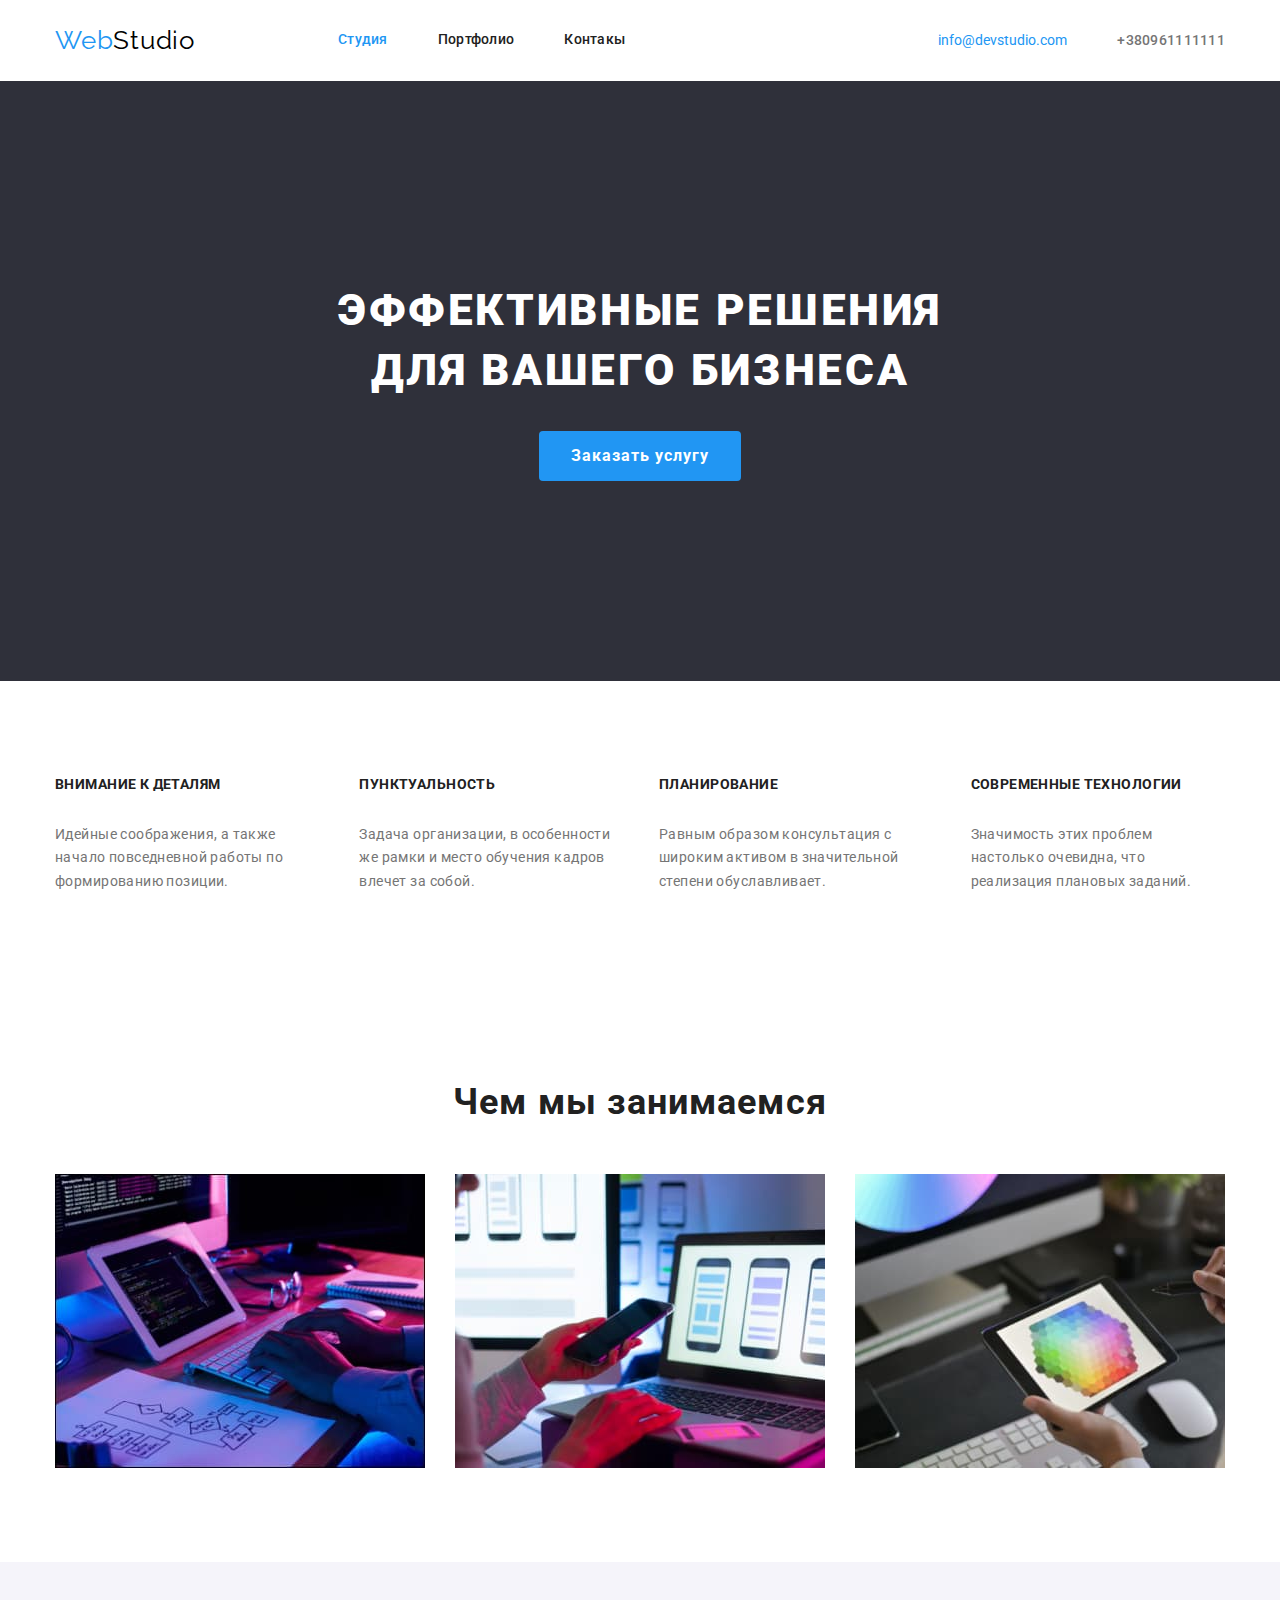
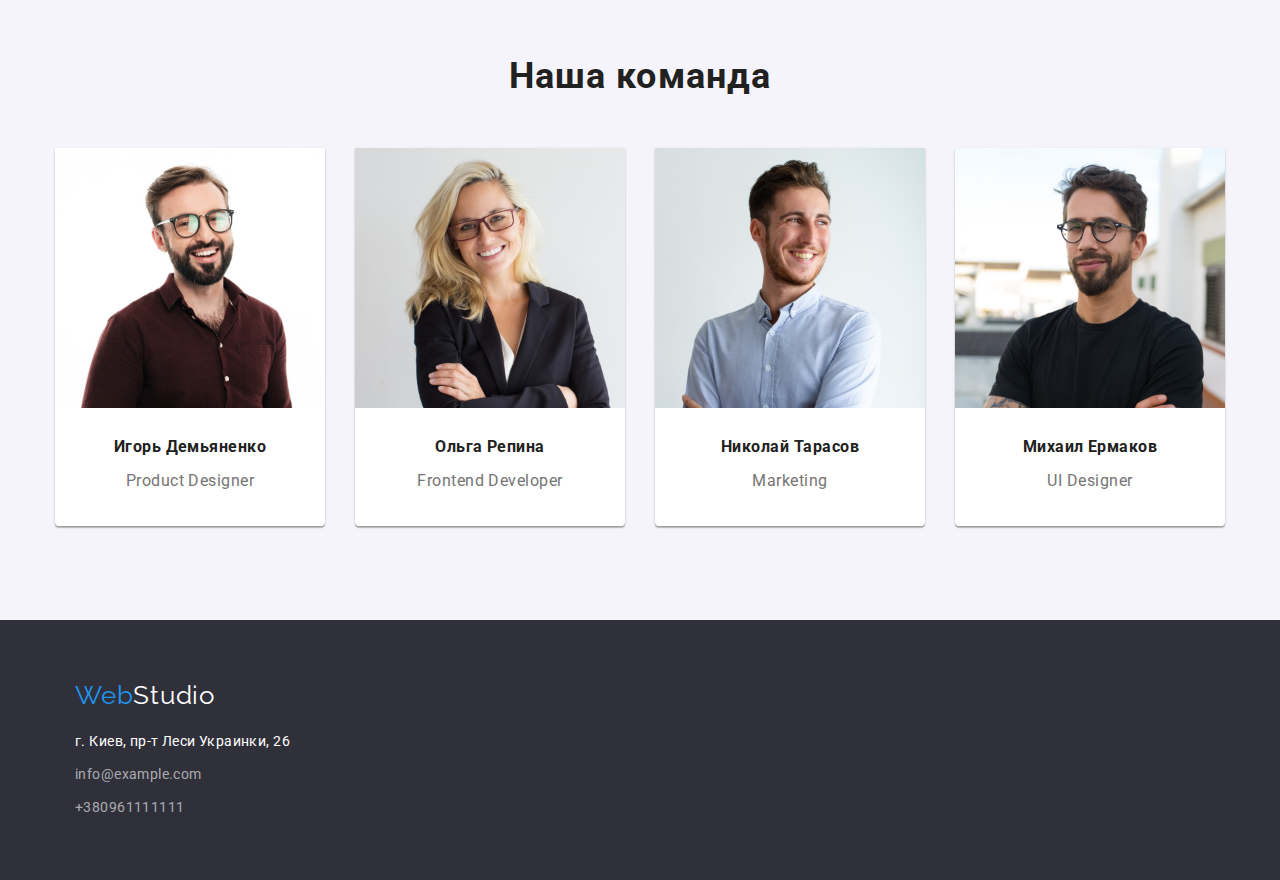
<file: index.html>
<!DOCTYPE html>
<html lang="ru">

<head>
    <meta charset="UTF-8">
    <meta http-equiv="X-UA-Compatible" content="IE=edge">
    <meta name="viewport" content="width=device-width, initial-scale=1.0">
    <title>WebStudio</title>
    <link rel="preconnect" href="https://fonts.googleapis.com">
    <link rel="preconnect" href="https://fonts.gstatic.com" crossorigin>
    <link href="https://fonts.googleapis.com/css2?family=Raleway:wght@700&family=Roboto:wght@400;500;700;900&display=swap"
    rel="stylesheet">
    <link rel="stylesheet" href="https://cdnjs.cloudflare.com/ajax/libs/modern-normalize/1.0.0/modern-normalize.min.css"/>
    <link rel="stylesheet" href="css/styles.css">
</head>
<body class="page">
    <header class= "header">
        <div class=container>
              <nav>
            <a href="./index.html" class="logo">Web<span class="dark-logo">Studio</span></a>
            <ul class="contacts-items">
        <li class="list"><a href="./index.html" class="nav active studio" >Студия</a></li>
                <li class="list"><a href="./portfolio.html" class="nav portfolio">Портфолио</a></li>
                <li class="list"><a class="nav new-data" href="">Контакы</a></li>
            </ul>
        </nav>
        <ul class= "contacts">
            <li class= ""><a class="nav-second" href="info@devstudio.com">info@devstudio.com</a></li>
            <li class= ""><a class="auto-nav" href="tel:+380961111111">+380961111111</a></li>
        </ul>
        </div>
    </header>
    <main> 
        <section class="section-hero">
            <div class="container">
          <h1 class="hero-title">ЭФФЕКТИВНЫЕ РЕШЕНИЯ<br>
                ДЛЯ ВАШЕГО БИЗНЕСА</h1>
            <button class="button-primary" type="button">Заказать услугу</button>
            </div>
          </section>
           <section class="section section-description">
               <div class="container">
             <ul class="subtitle-items">
                <li class="subtitle-text">
                    <h3 class="subtitle">Внимание к деталям</h3> 
                    <p class="description">Идейные соображения, а также начало повседневной работы по формированию позиции.</p>
                </li>
                <li class="subtitle-text">
                    <h3 class="subtitle">Пунктуальность</h3>
                    <p class="description">Задача организации, в особенности же рамки и место обучения кадров влечет за собой.</p>
                </li>
                <li class="subtitle-text">
                    <h3 class="subtitle">Планирование</h3>
                    <p class="description">Равным образом консультация с широким активом в значительной степени обуславливает.</p>
                </li>
                <li class="subtitle-text">
                    <h3 class="subtitle">Современные технологии</h3>
                    <p class="description">Значимость этих проблем настолько очевидна, что реализация плановых заданий.</p>
                </li>
            </ul>
            </div>
           </section>
                <section class="section section-image">
                    <div class="container">
                <h2 class="second-header">Чем мы занимаемся</h2>
            <ul class="flex-setting">
                <li><img class="image" src="./images/img1.jpg" width=370 alt="Разработка" /></li> 
                <li><img class="image" src="./images/img2.jpg" width=370 alt="Интерактивность" /></li> 
                <li><img class="image" src="./images/img3.jpg" width=370 alt="Дизайн" /></li>
            </ul>
            </div>
        </section>
        <section class="section section-team">
            <div class="container">
                   <h2 class="second-header">Наша команда</h2> 
            <ul class="team-list">
                <li class="team-member"><img class="image" src="./images/photo1.jpg" width=270 alt="Игорь Демьяненко" />
                    <div class="about-member">
                    <h3 class="worker">Игорь Демьяненко</h3>
                    <p class="name">Product Designer</p>
                    </div>
                </li> 
                <li class="team-member"><img class="image" src="./images/photo2.jpg" width=270 alt="Ольга Репина" />
                    <div class="about-member">
                    <h3 class="worker">Ольга Репина</h3>
                    <p class="name">Frontend Developer</p>
                </div>
                </li>
                <li class="team-member"><img class="image" src="./images/photo3.jpg" width=270 alt="Николай Тарасов" />
                    <div class="about-member">
                    <h3 class="worker">Николай Тарасов</h3>
                    <p class="name">Marketing</p>
                    </div>
                </li>
                <li class="team-member"><img class="image" src="./images/photo4.jpg" width=270 alt="Михаил Ермаков" />
                    <div class="about-member">
                    <h3 class="worker">Михаил Ермаков</h3>
                    <p class="name">UI Designer</p>
                    </div>
                </li>
            </ul>
            </div>
        </section>
    </main>
    <footer class="footer">
        <div class="container">
        <a class="footer-logo" href="WebStudio">Web<span class="white-logo">Studio</span></a>
        <address class="address-data">
            <p class="address-name">г. Киев, пр-т Леси Украинки, 26</p>
            <a class="auto-second" href="info@example.com">info@example.com</a>
            <a class="auto-second" href="tel:+380991111111">+380961111111</a>
        </address>
       </div>
    </footer>
</body>

</html>
</file>
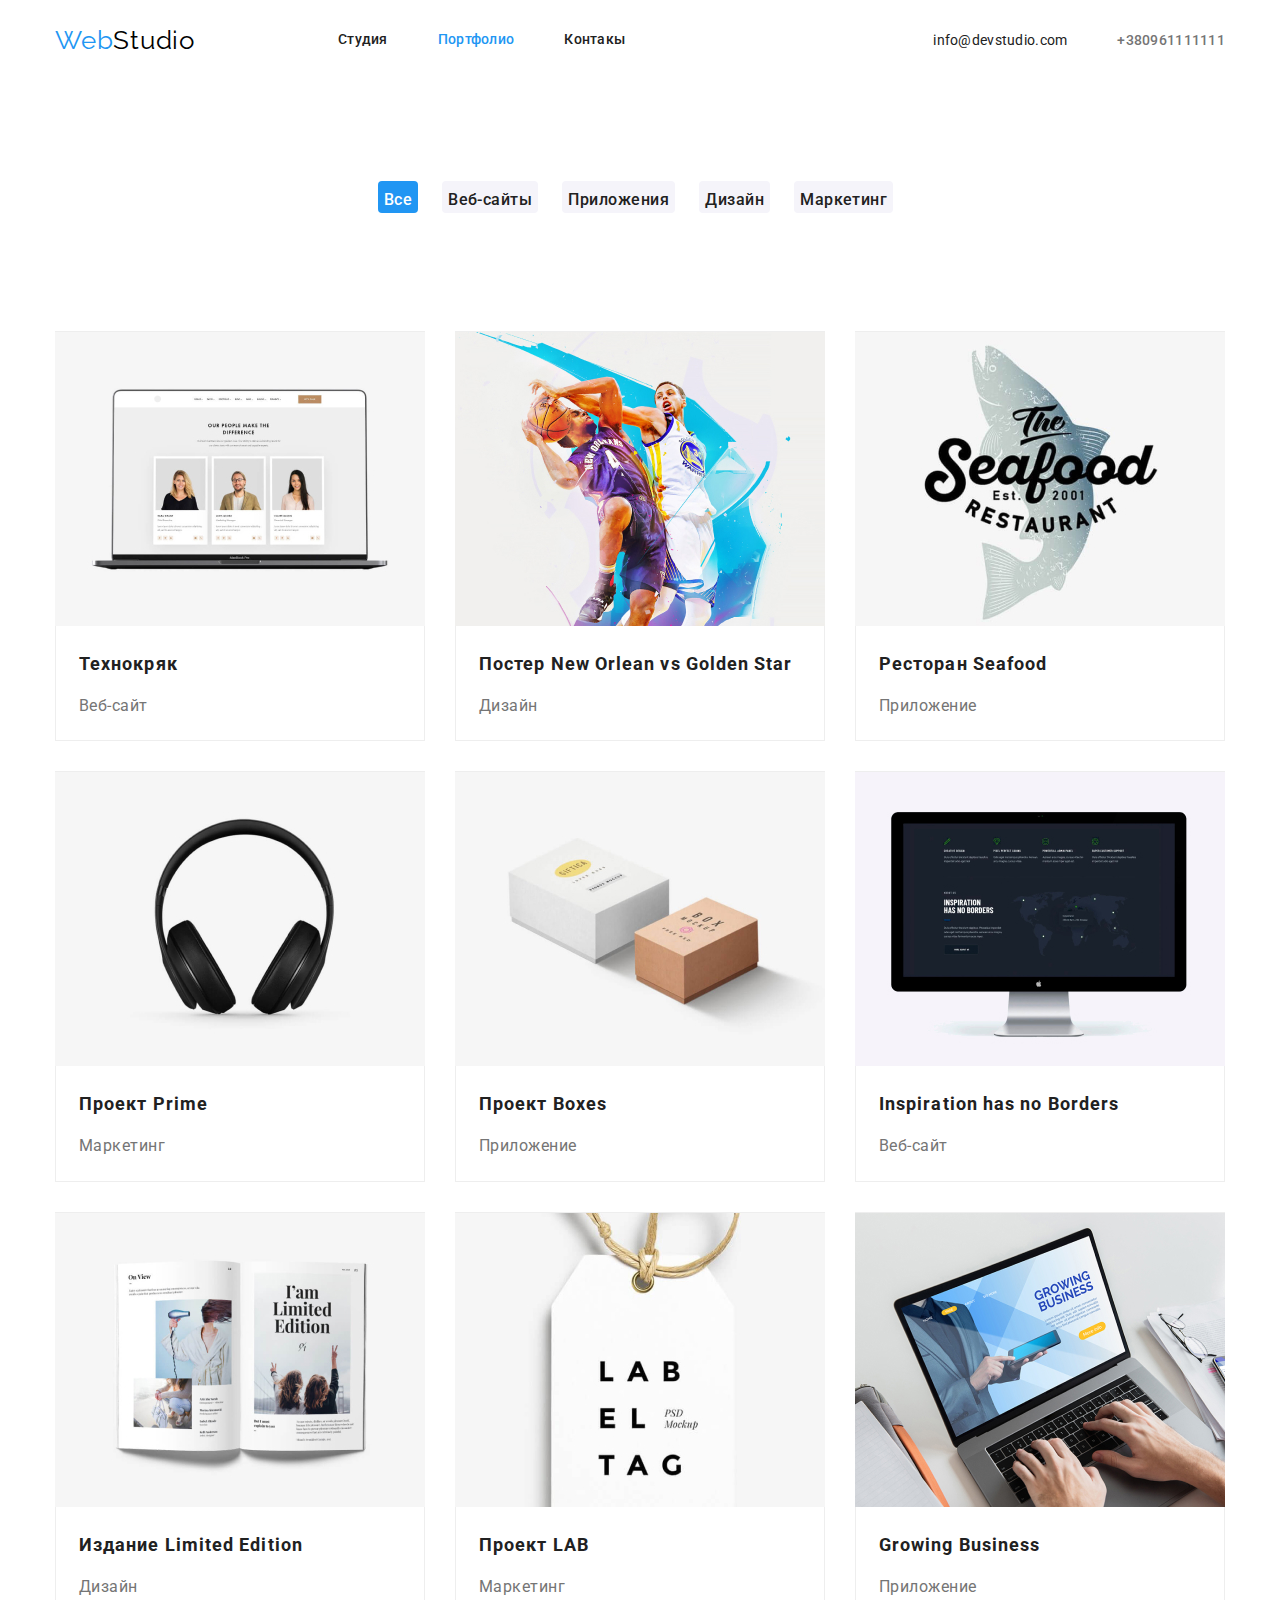
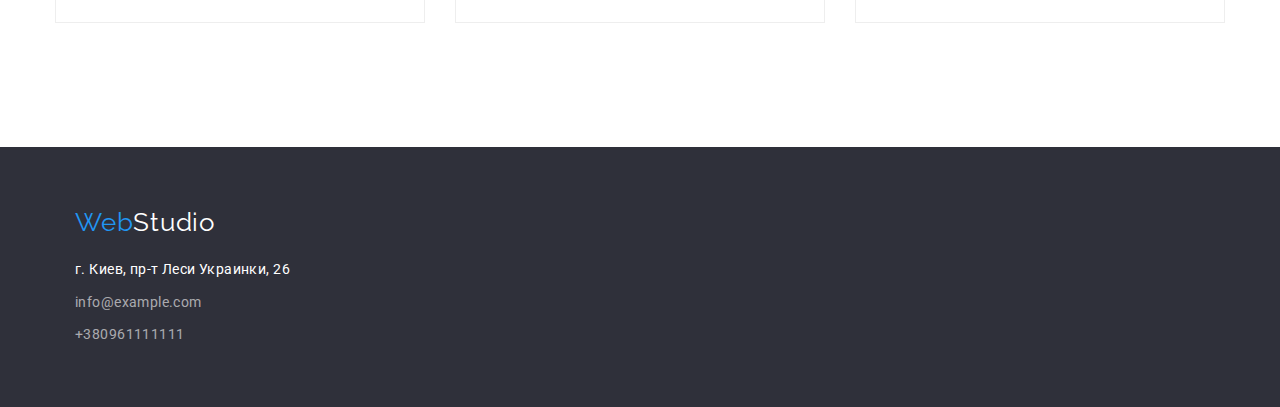
<file: portfolio.html>
<!DOCTYPE html>
<html lang="ru">
<head>
    <meta charset="UTF-8">
    <meta http-equiv="X-UA-Compatible" content="IE=edge">
    <meta name="viewport" content="width=device-width, initial-scale=1.0">
    <title>WebStudio</title>
    <link rel="preconnect" href="https://fonts.googleapis.com">
    <link rel="preconnect" href="https://fonts.gstatic.com" crossorigin>
    <link href="https://fonts.googleapis.com/css2?family=Raleway:wght@700&family=Roboto:wght@400;500;700;900&display=swap"
    rel="stylesheet">
    <link rel="stylesheet" href="https://cdnjs.cloudflare.com/ajax/libs/modern-normalize/1.0.0/modern-normalize.min.css"/>
    <link rel="stylesheet" href="css/styles.css">
</head>
<body class="page">
    <header class="header">
        <div class="container">
        <nav>
            <a href="./index.html" class="logo">Web<span class="dark-logo">Studio</span></a>
            <ul class="contacts-items">
                <li><a href="./index.html" class="nav studio">Студия</a></li> 
                <li><a href="./portfolio.html" class="nav active portfolio">Портфолио</a></li>
                <li><a class="nav new-data" href="">Контакы</a></li>
            </ul>
        </nav>
        <ul class= "contacts">
            <li class= ""><a class="auto-email" href="info@devstudio.com">info@devstudio.com</a></li>
            <li class= ""><a class="auto-nav" href="tel:+380961111111">+380961111111</a></li>
        </ul>
        </div>
    </header>
    <main>
        <section class= "section buttons">
            <div class="container">
        <div class="container-block">
            <h1 hidden>Portfolio</h1>
        <ul class="container-button">
            <li class=button-items><button class="button all" type="button">Все</button></li>
            <li><button class="button" type="button">Веб-сайты</button></li>
            <li><button class="button" type="button">Приложения</button></li>
            <li><button class="button" type="button">Дизайн</button></li>
            <li><button class="button" type="button">Маркетинг</button></li>
        </ul>
        </div>
       <div class=flex-container>
        <ul class="flex-set">
            <li class=flex-link><a href="" class="link"><img class="image" src="images/image1.jpg" width=370 alt="Наши люди"/>
                    <h2 class="header-name">Технокряк</h2>
                    <p class="name-site">Веб-сайт</p>
                </a></li>
            <li class=flex-link><a href="" class="link"><img class="image" src="images/image2.jpg" width=370 alt="Фото дизайна"/>
                    <h2 class="header-name">Постер New Orlean vs Golden Star</h2>
                    <p class="name-site">Дизайн</p>
                </a></li>
            <li class=flex-link><a href="" class="link"><img class="image" src="images/image3.jpg" width=370 alt="Фото приложения"/>
                    <h2 class="header-name">Ресторан Seafood</h2>
                    <p class="name-site">Приложение</p>
                </a></li>
            <li class=flex-link><a href="" class="link"><img class="image" src="images/image4.jpg" width=370 alt="Наушники"/>
                    <h2 class="header-name">Проект Prime</h2>
                    <p class="name-site">Маркетинг</p>
                </a></li>
            <li class=flex-link><a href="" class="link"><img class="image" src="images/image5.jpg" width=370 alt="Boxes"/>
                    <h2 class="header-name">Проект Boxes</h2>
                    <p class="name-site">Приложение</p>
                </a></li>
            <li class=flex-link><a href="" class="link"><img class="image" src="images/image6.jpg" width=370 alt="Фото веб-сайта"/>
                    <h2 class="header-name">Inspiration has no Borders</h2>
                    <p class="name-site">Веб-сайт</p>
                </a></li>
            <li class=flex-link><a href="" class="link"><img class="image" src="images/image7.jpg" width=370 alt="Фото дизайна"/>
                    <h2 class="header-name">Издание Limited Edition</h2>
                    <p class="name-site">Дизайн</p>
                </a></li>
            <li class=flex-link><a href="" class="link"><img class="image" src="images/image8.jpg" width=370 alt="Фото проекта" />
                    <h2 class="header-name">Проект LAB</h2>
                    <p class="name-site">Маркетинг</p>
                </a></li>
            <li class=flex-link><a href="" class="link"><img class="image" src="images/image9.jpg" width=370 alt="Фото приложения"/>
                    <h2 class="header-name">Growing Business</h2>
                    <p class="name-site">Приложение</p>
                </a></li>
        </ul>
        </div>
    </div>
    </section>
    </main>
    <footer class= "footer">
        <div class="container">
        <a class="footer-logo" href="WebStudio">Web<span class="white-logo">Studio</span></a>
        <address class="address-data">
            <p class="address-name">г. Киев, пр-т Леси Украинки, 26</p> 
            <a class="auto-second" href="info@example.com">info@example.com</a>
            <a class="auto-second" href="tel:+380991111111">+380961111111</a>
            </address>
            </div>
    </footer>
</body>
</html>
</file>
<file: css/styles.css>
:root {
  --primary-text-color: rgba(0, 0, 0, 0.8);
  --title-text-color: #000000;
  --accent-color: #2196f3;
  --primary-white-color: #ffffff;
  --second-main-color: #212121;
  --primary-gray-color: #757575;
  --background-color: #e5e5e5;
}
body {
  background-color: var( --primary-white-color);
  color: var(--primary-text-color);
  font-family: "Roboto", sans-serif;
}
ul {
  list-style: none;
  margin: 0;
  padding: 0;
}
h1,
h2,
h3 {
  margin: 0;
}
p {
  margin: 0 auto;
}
.header .container{
  display: flex;
  align-items: center;
}
.header {
  padding: 25px 0;
  background-color: var(--primary-white-color);
  color: var(--primary-white-color);
}
.container {
  width: 1200px;
  padding-left: 15px;
  padding-right: 15px;
  margin-left: auto;
  margin-right: auto;
}
.container-block {
  display: flex;
  justify-content: center;
  padding-bottom: 34px;
  margin-top: 0;
  margin-bottom: 62px;
}
.container-button {
  display: flex;
  flex-direction: row;
  justify-content: center;
  cursor: pointer;
  text-align: center;
  padding-top: 6px;
  padding-bottom: 22px;
  border-radius: 4px;
  border-style: none;
  }

 .container-button li + li {
margin-left: 15px;
}
 .container .buttons {
  display: block;
  margin-bottom: 94px;
  padding-left: 215px;
  padding-right: 215px;
}
.container-button li:not(last child) {
  margin-right: 9px;
}
.flex-container {
  display: flex;
  flex-wrap: wrap;
  justify-content: space-between;
 }
.flex-set {
  display: flex;
  flex-wrap: wrap;
  justify-content: space-between;
  margin-top: - 30px;
  margin-left: - 30px;
}
.flex-set li:nth-child(3) {
margin-right: 0;  
}

.flex-setting { 
  display: flex;
  flex-direction: row; 
  justify-content: space-between; 
 }
.flex-link {
  display: flex;
  flex-direction: column;
  align-items: center;
  width: 370px;
  justify-content: space-between;
  border: 1px solid #eeeeee;
  padding-bottom: 20px;
  margin-bottom: 30px;
 }
.flex-set li:nth-child(3n) {
  margin-right: 0;
}
.section-team {
  background-color: #f5f4fa;
}
.section-hero {
  margin: 0;
  background: #2f303a;
  padding: 200px 0;
}
.team-list {
  display: flex;
  margin: 0;
}
.link-name {
  display: flex;
  flex-direction: row;
  align-items: center;
  flex-wrap: nowrap;
}
.image {
  display: block;
}
.contacts {
  display: flex;
  justify-content: center;
  margin-left: auto;
}
.contacts-items {
  display: flex;
  justify-content: center;
}
nav {
display:flex;
align-items: center;
}
.team-member {
background:var(--primary-white-color);
box-shadow: 0px 1px 3px rgba(0, 0, 0, 0.12), 0px 1px 1px rgba(0, 0, 0, 0.14),
0px 2px 1px rgba(0, 0, 0, 0.2);
border-radius: 0px 0px 4px 4px;
margin-right: 30px;
}
.about-member:not(last-child) {
  margin-right: 0;
}
.logo {
  color: var(--accent-color);
  text-decoration: none;
  font-family: "Raleway", sans-serif;
  font-size: 26px;
  line-height: 1.19;
  letter-spacing: 0.03em;
  margin-right: 93px;
}
.footer-logo {
  display: block;
  color: var(--accent-color);
  text-decoration: none;
  font-family: "Raleway", sans-serif;
  font-size: 26px;
  line-height: 1.19;
  letter-spacing: 0.03em;
  margin-bottom: 20px;
}
.dark-logo {
  color: var(--title-text-color);
}
.white-logo {
  color: var(--primary-white-color);
}
.nav {
  display: flex;
  align-items: center;
  color: var(--second-main-color);
  text-decoration: none;
  font-size: 14px;
  font-weight: 500;
  line-height: 1.14;
  letter-spacing: 0.02em;
  margin-left: 50px;
}
.contacts li:not(:last-child) {
  margin-right: 50px;

}
.auto-nav {
  font-weight: 500;
  display: inline;
  font-size: 14px;
  line-height: 1.14;
  letter-spacing: 0.02em;
  color: var(--primary-gray-color);
  text-decoration: none;
 }
.auto-email {
  display: inline;
  font-size: 14px;
  line-height: 1.14;
  letter-spacing: 0.02em;
  color: var(--second-main-color);
  text-decoration: none;
}
.nav-second {
  display: inline;
  text-decoration: none;
  font-size: 14px;
  line-height: 1.14;
  letter-spacing: 0.002em;
  color: var(--accent-color);
}
.nav-second:hover,
.nav-second:focus,
.auto-email:hover,
.auto-email:focus,
.auto-nav:hover,
.auto-nav:focus,
.auto-second:hover,
.auto-second:focus,
.nav:hover,
.nav:focus,
.all:hover,
.all:focus,
.active {
  color: var(--accent-color);
}
.button:hover,
.button:focus {
 background-color: var(--accent-color);
}
.button-primary {
  font-weight: 700;
  font-size: 16px;
  line-height: 1.875;
  letter-spacing: 0.06em;
  border: none;
  color: var(--primary-white-color);
  background-color: var(--accent-color);
  cursor: pointer;
  border-radius: 4px;
  padding: 10px 32px;
  margin: 0 auto;
  display: block;
}
.button {
  color: var(--second-main-color);
  background-color: #f5f4fa;
  border-radius: 4px;
  border-style: none;
  font-family: "Roboto";
  font-weight: 500;
  font-size: 16px;
  line-height: 1.6;
  letter-spacing: 0.03em;
  cursor: pointer;
  text-align: center;
  padding-top: 6px;
  padding-bottom: 22px;
}
.section .button {
padding-bottom: 0;
}
.all {
  border-radius: 4px;
  border: none;
  font-family: "Roboto";
  font-weight: 500;
  font-size: 16px;
  line-height: 1.6;
  letter-spacing: 0.03em;
  color: var(--primary-white-color);
  background-color: var(--accent-color);
  cursor: pointer;
}
.header-name {
  font-size: 18px;
  text-decoration: none;
  line-height: 2;
  letter-spacing: 0.06em;
  color: var(--second-main-color);
  margin-top: 20px;
  margin-left: 24px;
  }
.name-site {
  font-size: 16px;
  text-decoration: none;
  line-height: 1.8;
  letter-spacing: 0.03em;
  color: var(--primary-gray-color);
  margin-top: 10px;
  margin-left: 24px;
}
.name {
  font-size: 16px;
  text-decoration: none;
  line-height: 1.8;
  letter-spacing: 0.03em;
  color: var(--primary-gray-color);
  text-align: center;
  margin-top: 10px;
}
.link {
  color: var(--title-text-color);
  text-decoration: none;
  }
 .address-name {
  display: block;
  font-style: normal;
  font-size: 14px;
  line-height: 1.7;
  letter-spacing: 0.03em;
  color: var(--primary-white-color);
  }
.address-data {
  display: block;
  margin-top: 20px;
 }
 .footer {
display: block;   
background-color: #2f303a;
display:block;
padding: 60px;
margin: 0;
}
.address-name:not(:last-child) {
 margin-bottom: 9px;
}
.auto-second {
  display: block;
  font-style: normal;
  font-size: 14px;
  text-decoration: none;
  line-height: 1.7;
  letter-spacing: 0.03em;
  color: rgba(255, 255, 255, 0.6);
  margin-top: 9px;
  }

.hero-title {
  font-size: 44px;
  line-height: 1.36;
  letter-spacing: 0.06em;
  color: var(--primary-white-color);
  background-color: #2f303a;
  text-transform: uppercase;
  margin-bottom: 30px;
  font-weight: 900;
  text-align: center;
 }
.second-header {
  font-weight: bold;
  font-size: 36px;
  line-height: 1.16;
  letter-spacing: 0.03em;
  color: var(--second-main-color);
  text-align: center;
  margin-bottom: 50px;
  }
.about-member {
  padding: 30px 0;
}
.worker {
  text-align: center;
  font-size: 16px;
  line-height: 1.18;
  letter-spacing: 0.03em;
  color: var(--second-main-color);
  }
.subtitle {
  display: inline-block;
  margin-bottom: 30px;
  font-weight: bold;
  font-size: 14px;
  line-height: 1.14;
  letter-spacing: 0.03em;
  color: var(--second-main-color);
  text-transform: uppercase;
  }
.subtitle-items {
  display: flex;
}
.subtitle-text {
   margin-right: 30px;
}
.subtitle-text:last-child {
margin-right: 0;
}
.description {
  font-size: 14px;
  line-height: 1.71;
  letter-spacing: 0.03em;
  color: var(--primary-gray-color);
}
.section-image {
padding-top: 0;
}
.section-image .second-header {
margin-bottom: 50px;
text-align: center;
}
.section { 
  padding: 94px 0;
}
</file>
